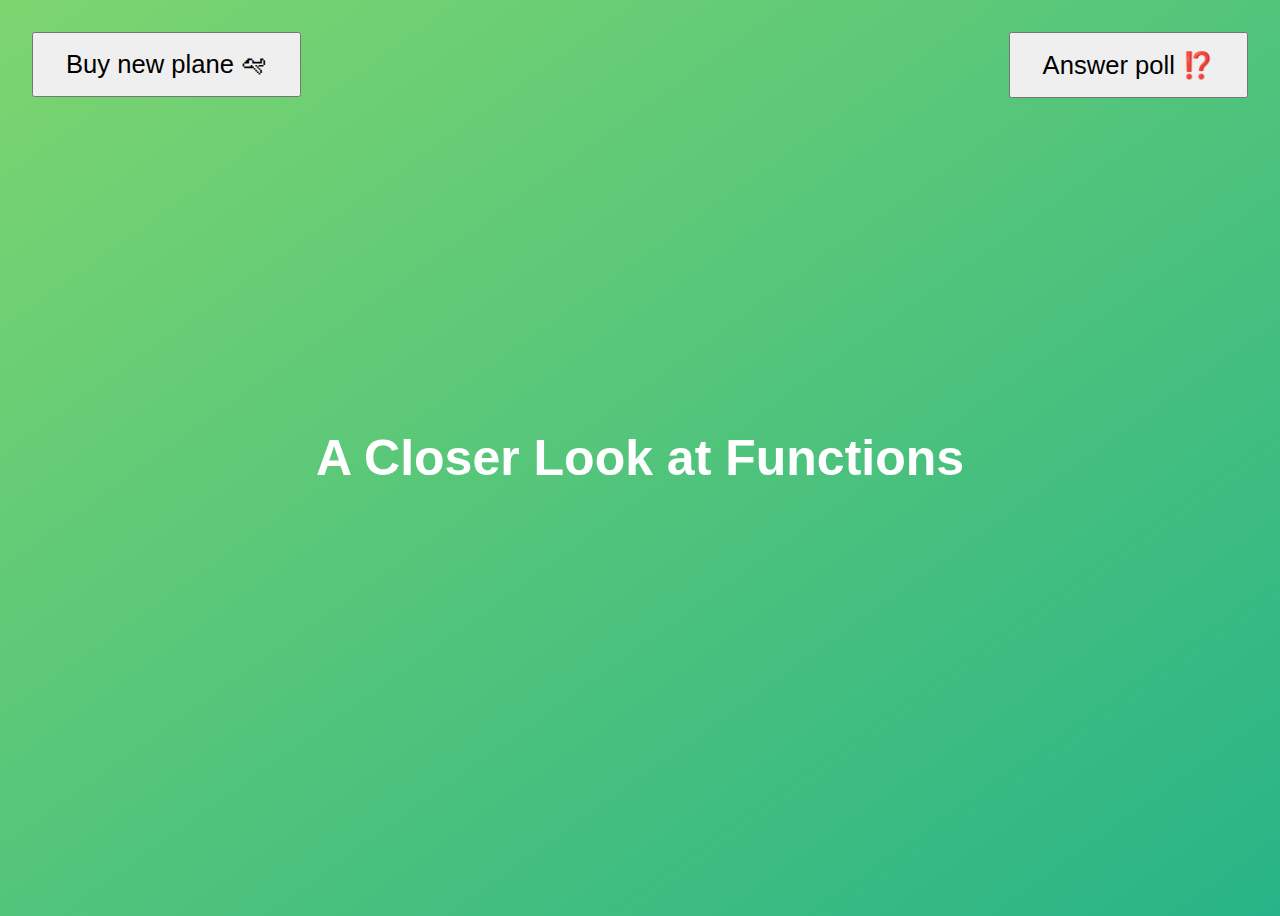
<file: Section_10_a_closer_look_at_fx/starter/index.html>
<!DOCTYPE html>
<html lang="en">
  <head>
    <meta charset="UTF-8" />
    <meta name="viewport" content="width=device-width, initial-scale=1.0" />
    <meta http-equiv="X-UA-Compatible" content="ie=edge" />
    <title>A Closer Look at Functions</title>
    <style>
      body {
        height: 100vh;
        display: flex;
        align-items: center;
        background: linear-gradient(to top left, #28b487, #7dd56f);
      }
      h1 {
        font-family: sans-serif;
        font-size: 50px;
        line-height: 1.3;
        width: 100%;
        padding: 30px;
        text-align: center;
        color: white;
      }
      .buy,
      .poll {
        font-size: 1.6rem;
        padding: 1rem 2rem;
        position: absolute;
        top: 2rem;
      }
      .buy {
        left: 2rem;
      }
      .poll {
        right: 2rem;
      }
    </style>
  </head>
  <body>
    <h1>A Closer Look at Functions</h1>
    <button class="buy">Buy new plane 🛩</button>
    <button class="poll">Answer poll ⁉️</button>
    <script src="script.js"></script>
    <!-- <script src="challenge.js"></script> -->
  </body>
</html>
</file>
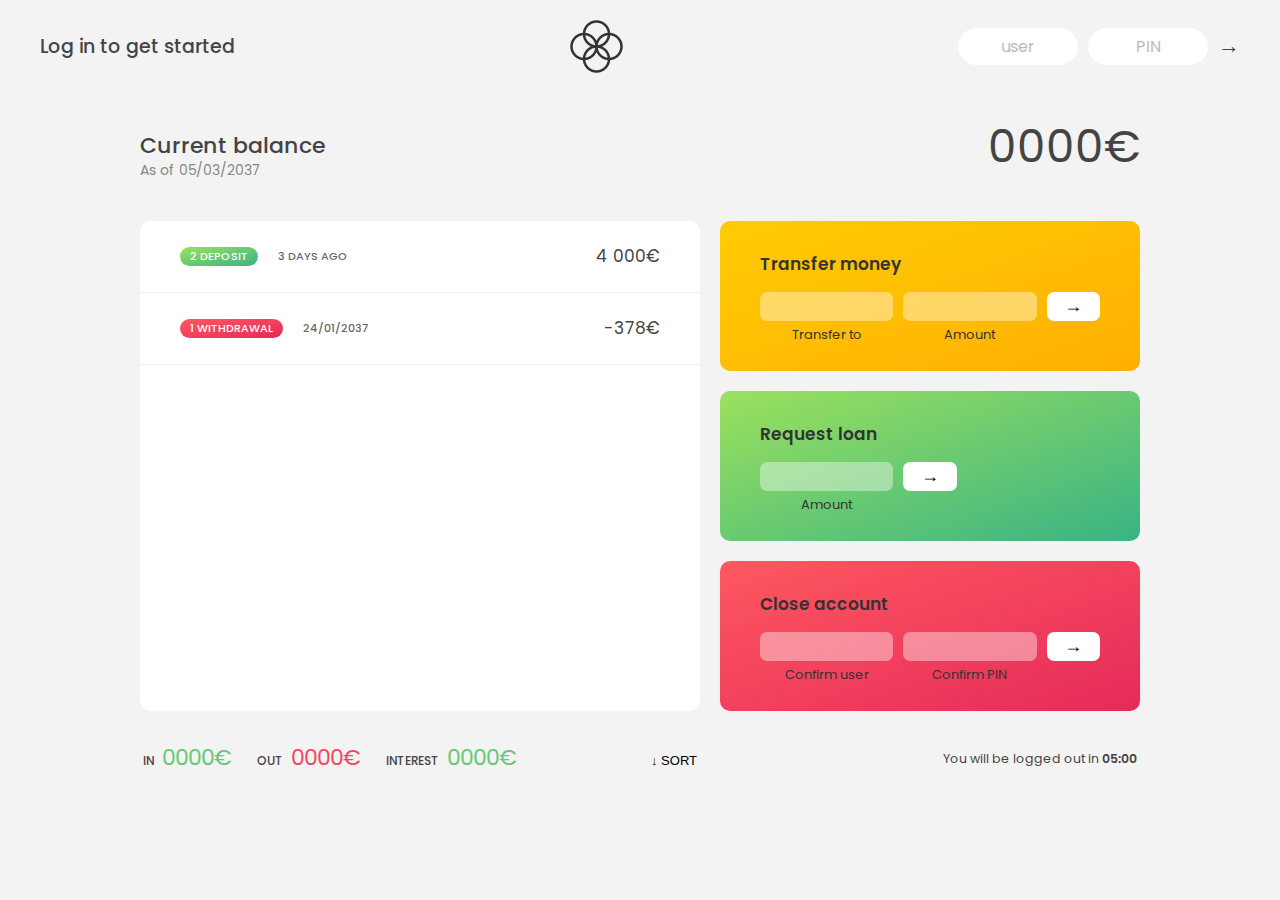
<file: Section_11_working_with_array/starter/index.html>
<!DOCTYPE html>
<html lang="en">
  <head>
    <meta charset="UTF-8" />
    <meta name="viewport" content="width=device-width, initial-scale=1.0" />
    <meta http-equiv="X-UA-Compatible" content="ie=edge" />
    <link rel="shortcut icon" type="image/png" href="/icon.png" />

    <link
      href="https://fonts.googleapis.com/css?family=Poppins:400,500,600&display=swap"
      rel="stylesheet"
    />

    <link rel="stylesheet" href="style.css" />
    <title>Bankist</title>
  </head>
  <body>
    <!-- TOP NAVIGATION -->
    <nav>
      <p class="welcome">Log in to get started</p>
      <img src="logo.png" alt="Logo" class="logo" />
      <form class="login">
        <input
          type="text"
          placeholder="user"
          class="login__input login__input--user"
        />
        <!-- In practice, use type="password" -->
        <input
          type="text"
          placeholder="PIN"
          maxlength="4"
          class="login__input login__input--pin"
        />
        <button class="login__btn">&rarr;</button>
      </form>
    </nav>

    <main class="app">
      <!-- BALANCE -->
      <div class="balance">
        <div>
          <p class="balance__label">Current balance</p>
          <p class="balance__date">
            As of <span class="date">05/03/2037</span>
          </p>
        </div>
        <p class="balance__value">0000€</p>
      </div>

      <!-- MOVEMENTS -->
      <div class="movements">
        <div class="movements__row">
          <div class="movements__type movements__type--deposit">2 deposit</div>
          <div class="movements__date">3 days ago</div>
          <div class="movements__value">4 000€</div>
        </div>
        <div class="movements__row">
          <div class="movements__type movements__type--withdrawal">
            1 withdrawal
          </div>
          <div class="movements__date">24/01/2037</div>
          <div class="movements__value">-378€</div>
        </div>
      </div>

      <!-- SUMMARY -->
      <div class="summary">
        <p class="summary__label">In</p>
        <p class="summary__value summary__value--in">0000€</p>
        <p class="summary__label">Out</p>
        <p class="summary__value summary__value--out">0000€</p>
        <p class="summary__label">Interest</p>
        <p class="summary__value summary__value--interest">0000€</p>
        <button class="btn--sort">&downarrow; SORT</button>
      </div>

      <!-- OPERATION: TRANSFERS -->
      <div class="operation operation--transfer">
        <h2>Transfer money</h2>
        <form class="form form--transfer">
          <input type="text" class="form__input form__input--to" />
          <input type="number" class="form__input form__input--amount" />
          <button class="form__btn form__btn--transfer">&rarr;</button>
          <label class="form__label">Transfer to</label>
          <label class="form__label">Amount</label>
        </form>
      </div>

      <!-- OPERATION: LOAN -->
      <div class="operation operation--loan">
        <h2>Request loan</h2>
        <form class="form form--loan">
          <input type="number" class="form__input form__input--loan-amount" />
          <button class="form__btn form__btn--loan">&rarr;</button>
          <label class="form__label form__label--loan">Amount</label>
        </form>
      </div>

      <!-- OPERATION: CLOSE -->
      <div class="operation operation--close">
        <h2>Close account</h2>
        <form class="form form--close">
          <input type="text" class="form__input form__input--user" />
          <input
            type="password"
            maxlength="6"
            class="form__input form__input--pin"
          />
          <button class="form__btn form__btn--close">&rarr;</button>
          <label class="form__label">Confirm user</label>
          <label class="form__label">Confirm PIN</label>
        </form>
      </div>

      <!-- LOGOUT TIMER -->
      <p class="logout-timer">
        You will be logged out in <span class="timer">05:00</span>
      </p>
    </main>

    <!-- <footer>
      &copy; by Jonas Schmedtmann. Don't claim as your own :)
    </footer> -->

    <!-- <script src="script.js"></script> -->
    <script src="challenge.js"></script>
  </body>
</html>
</file>
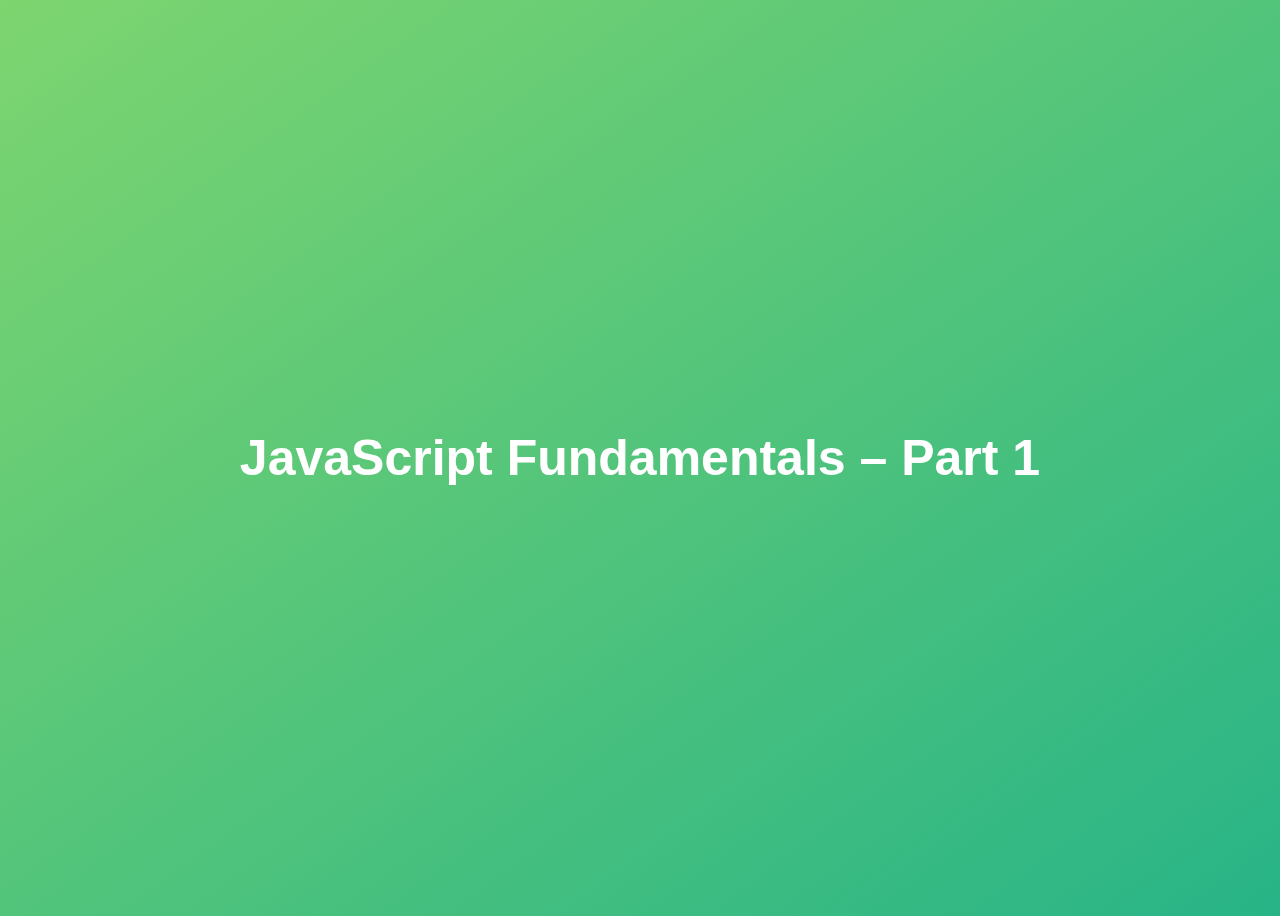
<file: Section_2_JS_fundamental_1/starter/index.html>
<!DOCTYPE html>
<html lang="en">

<head>
  <meta charset="UTF-8" />
  <meta name="viewport" content="width=device-width, initial-scale=1.0" />
  <meta http-equiv="X-UA-Compatible" content="ie=edge" />
  <title>JavaScript Fundamentals – Part 1</title>
  <style>
    body {
      height: 100vh;
      display: flex;
      align-items: center;
      background: linear-gradient(to top left, #28b487, #7dd56f);
    }

    h1 {
      font-family: sans-serif;
      font-size: 50px;
      line-height: 1.3;
      width: 100%;
      padding: 30px;
      text-align: center;
      color: white;
    }
  </style>
</head>

<body>
  <h1>JavaScript Fundamentals – Part 1</h1>
  <script src="./script.js"></script>
  <!-- <script src="./assignment.js"></script> -->
  <!-- <script src="./challenges.js"></script> -->
</body>

</html>
</file>
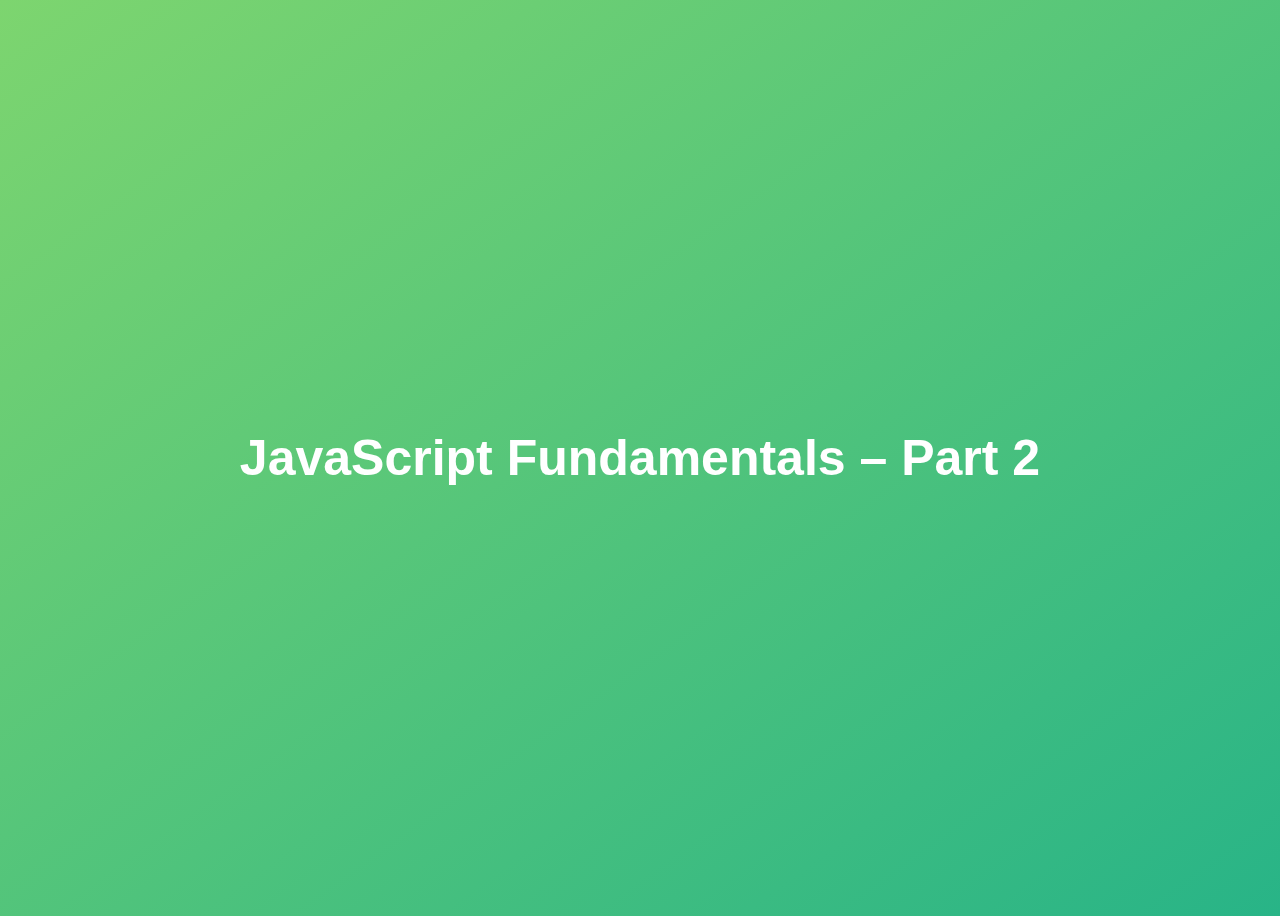
<file: Section_3_JS_fundamentals_2/starter/index.html>
<!DOCTYPE html>
<html lang="en">
  <head>
    <meta charset="UTF-8" />
    <meta name="viewport" content="width=device-width, initial-scale=1.0" />
    <meta http-equiv="X-UA-Compatible" content="ie=edge" />
    <title>JavaScript Fundamentals – Part 2</title>
    <style>
      body {
        height: 100vh;
        display: flex;
        align-items: center;
        background: linear-gradient(to top left, #28b487, #7dd56f);
      }
      h1 {
        font-family: sans-serif;
        font-size: 50px;
        line-height: 1.3;
        width: 100%;
        padding: 30px;
        text-align: center;
        color: white;
      }
    </style>
  </head>
  <body>
    <h1>JavaScript Fundamentals – Part 2</h1>
    <script src="script.js"></script>
     <!-- <script src="./assignment.js"></script> -->
      <!-- <script src="./challenges.js"></script> -->
  </body>
</html>
</file>
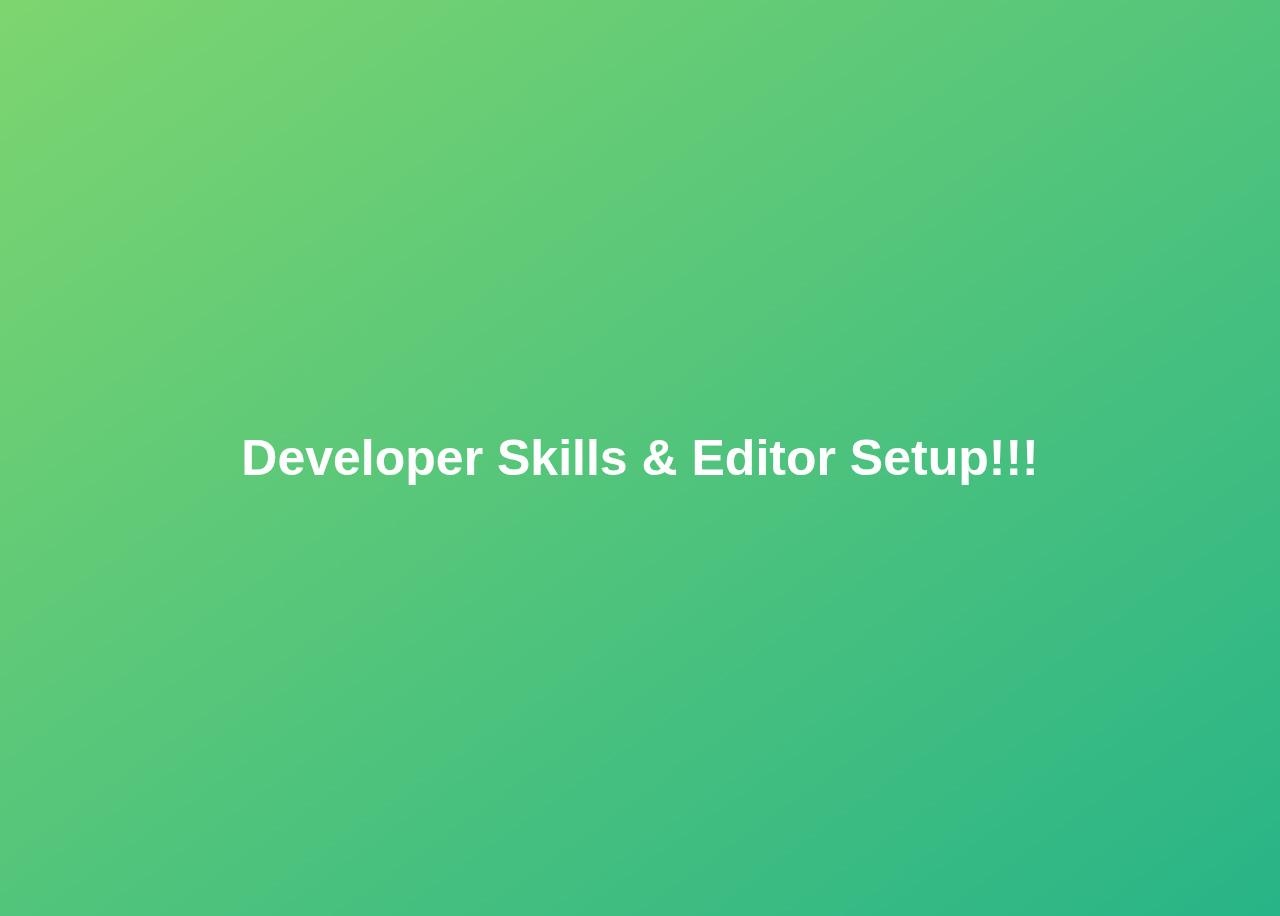
<file: Section_5_developer_skills_and_editor_setup/starter/index.html>
<!DOCTYPE html>
<html lang="en">
  <head>
    <meta charset="UTF-8" />
    <meta name="viewport" content="width=device-width, initial-scale=1.0" />
    <meta http-equiv="X-UA-Compatible" content="ie=edge" />
    <title>Developer Skills & Editor Setup</title>
    <style>
      body {
        height: 100vh;
        display: flex;
        align-items: center;
        background: linear-gradient(to top left, #28b487, #7dd56f);
      }
      h1 {
        font-family: sans-serif;
        font-size: 50px;
        line-height: 1.3;
        width: 100%;
        padding: 30px;
        text-align: center;
        color: white;
      }
    </style>
  </head>
  <body>
    <h1>Developer Skills & Editor Setup!!!</h1>
    <script src="script.js"></script>
  </body>
</html>
</file>
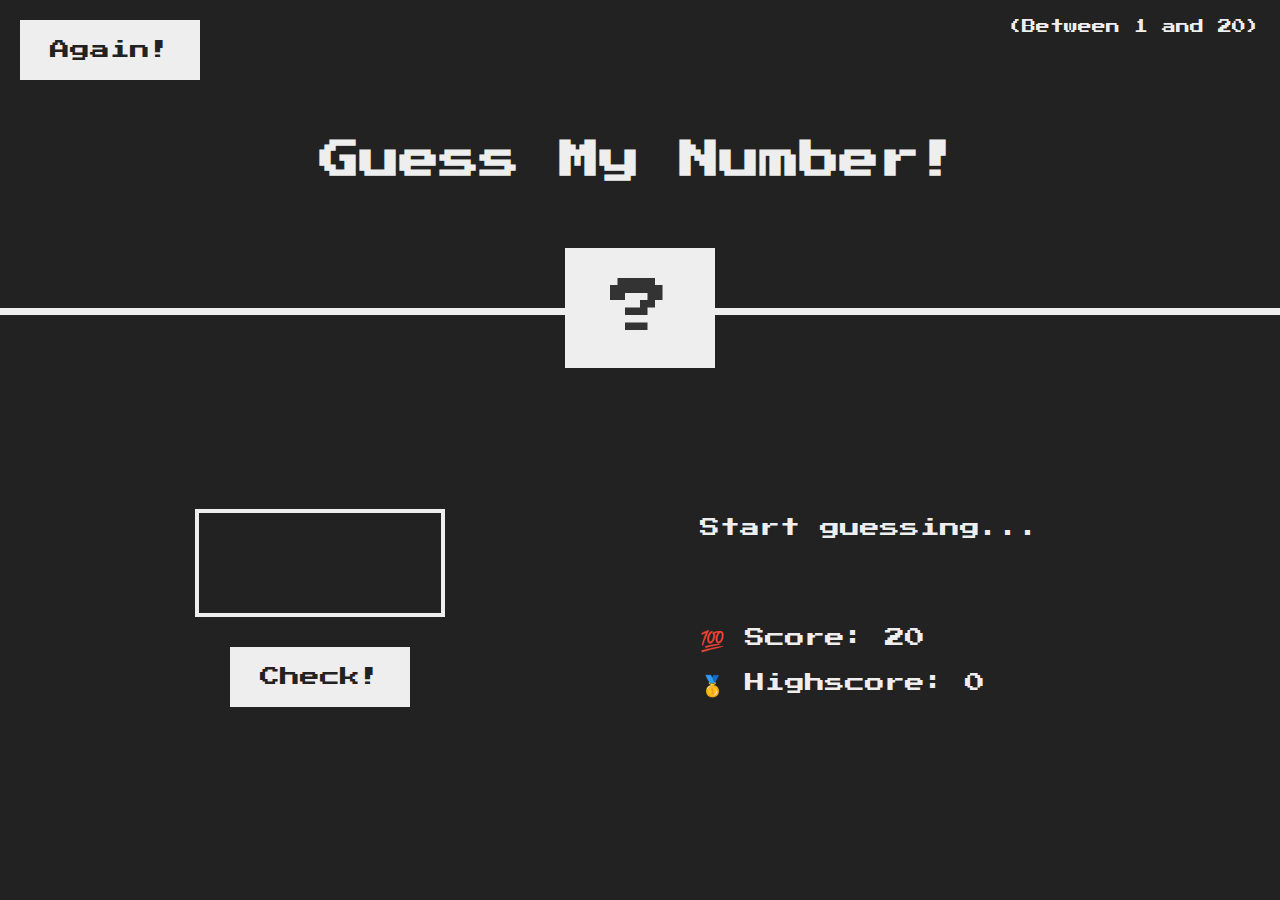
<file: Section_7_JS_in_browser_DOM_and_event_fundamentals/starter/index.html>
<!DOCTYPE html>
<html lang="en">
  <head>
    <meta charset="UTF-8" />
    <meta name="viewport" content="width=device-width, initial-scale=1.0" />
    <meta http-equiv="X-UA-Compatible" content="ie=edge" />
    <link rel="stylesheet" href="style.css" />
    <title>Guess My Number!</title>
  </head>
  <body>
    <header>
      <h1>Guess My Number!</h1>
      <p class="between">(Between 1 and 20)</p>
      <button class="btn again">Again!</button>
      <div class="number">?</div>
    </header>
    <main>
      <section class="left">
        <input type="number" class="guess" />
        <button class="btn check">Check!</button>
      </section>
      <section class="right">
        <p class="message">Start guessing...</p>
        <p class="label-score">💯 Score: <span class="score">20</span></p>
        <p class="label-highscore">
          🥇 Highscore: <span class="highscore">0</span>
        </p>
      </section>
    </main>
    <script src="script.js"></script>
  </body>
</html>
</file>
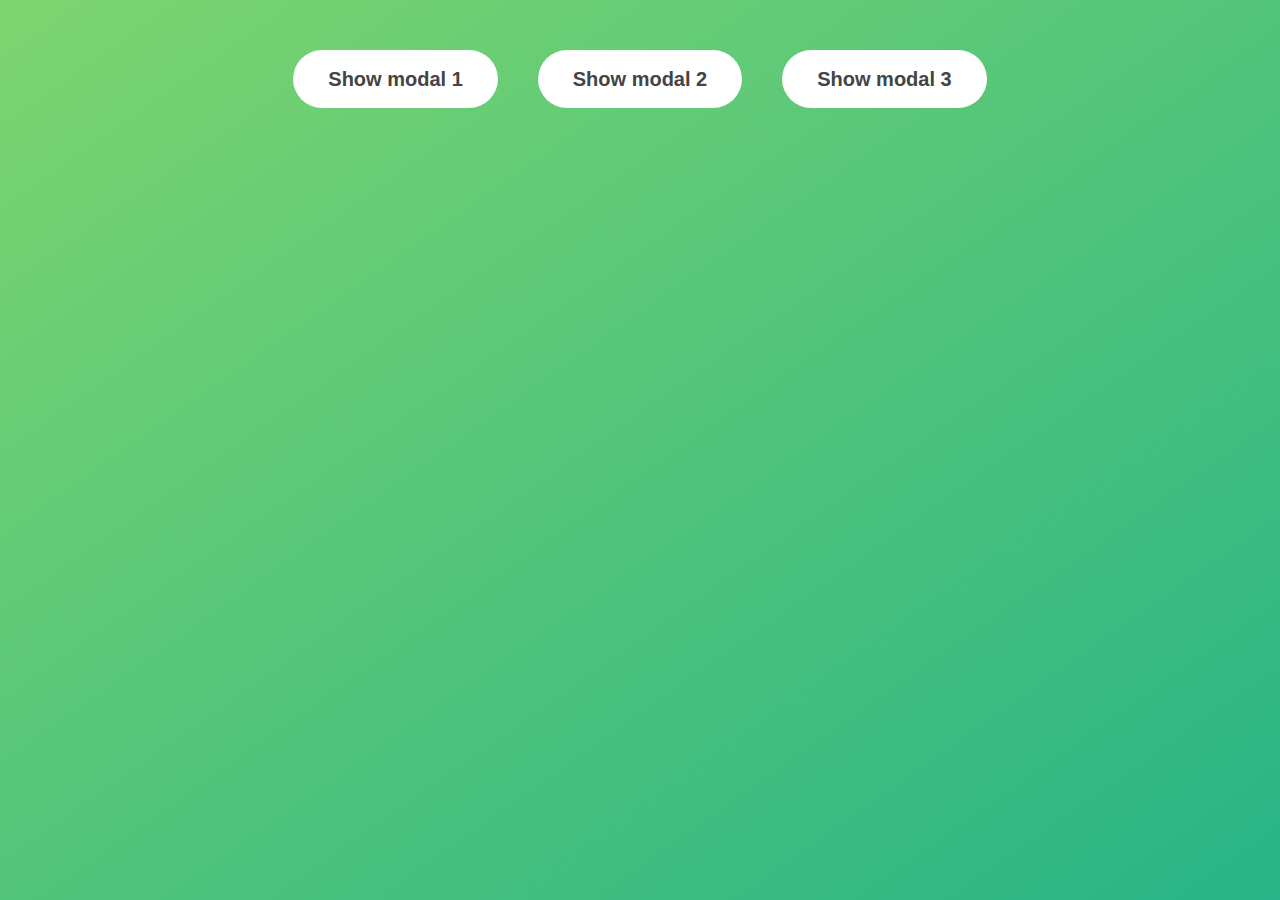
<file: Section_7_JS_in_browser_DOM_and_event_fundamentals/starter_modal/index.html>
<!DOCTYPE html>
<html lang="en">
  <head>
    <meta charset="UTF-8" />
    <meta name="viewport" content="width=device-width, initial-scale=1.0" />
    <meta http-equiv="X-UA-Compatible" content="ie=edge" />
    <link rel="stylesheet" href="style.css" />
    <title>Modal window</title>
  </head>
  <body>
    <button class="show-modal">Show modal 1</button>
    <button class="show-modal">Show modal 2</button>
    <button class="show-modal">Show modal 3</button>

    <div class="modal hidden">
      <button class="close-modal">&times;</button>
      <h1>I'm a modal window 😍</h1>
      <p>
        Lorem ipsum dolor sit amet, consectetur adipisicing elit, sed do eiusmod
        tempor incididunt ut labore et dolore magna aliqua. Ut enim ad minim
        veniam, quis nostrud exercitation ullamco laboris nisi ut aliquip ex ea
        commodo consequat. Duis aute irure dolor in reprehenderit in voluptate
        velit esse cillum dolore eu fugiat nulla pariatur. Excepteur sint
        occaecat cupidatat non proident, sunt in culpa qui officia deserunt
        mollit anim id est laborum.
      </p>
    </div>
    <div class="overlay hidden"></div>

    <script src="script.js"></script>
  </body>
</html>
</file>
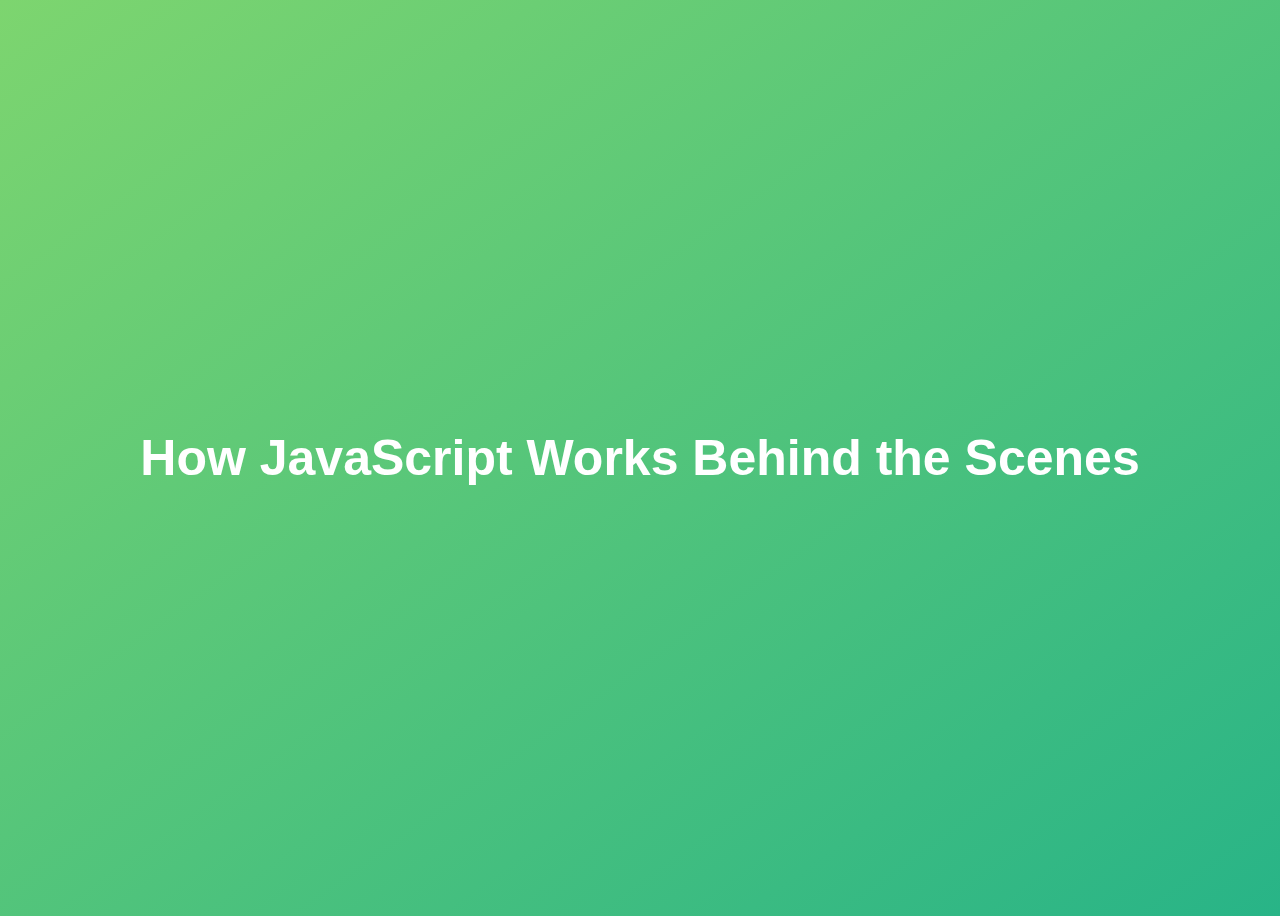
<file: Section_8_how_js_works_behind_the_scenes/starter/index.html>
<!DOCTYPE html>
<html lang="en">
  <head>
    <meta charset="UTF-8" />
    <meta name="viewport" content="width=device-width, initial-scale=1.0" />
    <meta http-equiv="X-UA-Compatible" content="ie=edge" />
    <title>How JavaScript Works Behind the Scenes</title>
    <style>
      body {
        height: 100vh;
        display: flex;
        align-items: center;
        background: linear-gradient(to top left, #28b487, #7dd56f);
      }
      h1 {
        font-family: sans-serif;
        font-size: 50px;
        line-height: 1.3;
        width: 100%;
        padding: 30px;
        text-align: center;
        color: white;
      }
    </style>
  </head>
  <body>
    <h1>How JavaScript Works Behind the Scenes</h1>
    <script src="script.js"></script>
  </body>
</html>
</file>
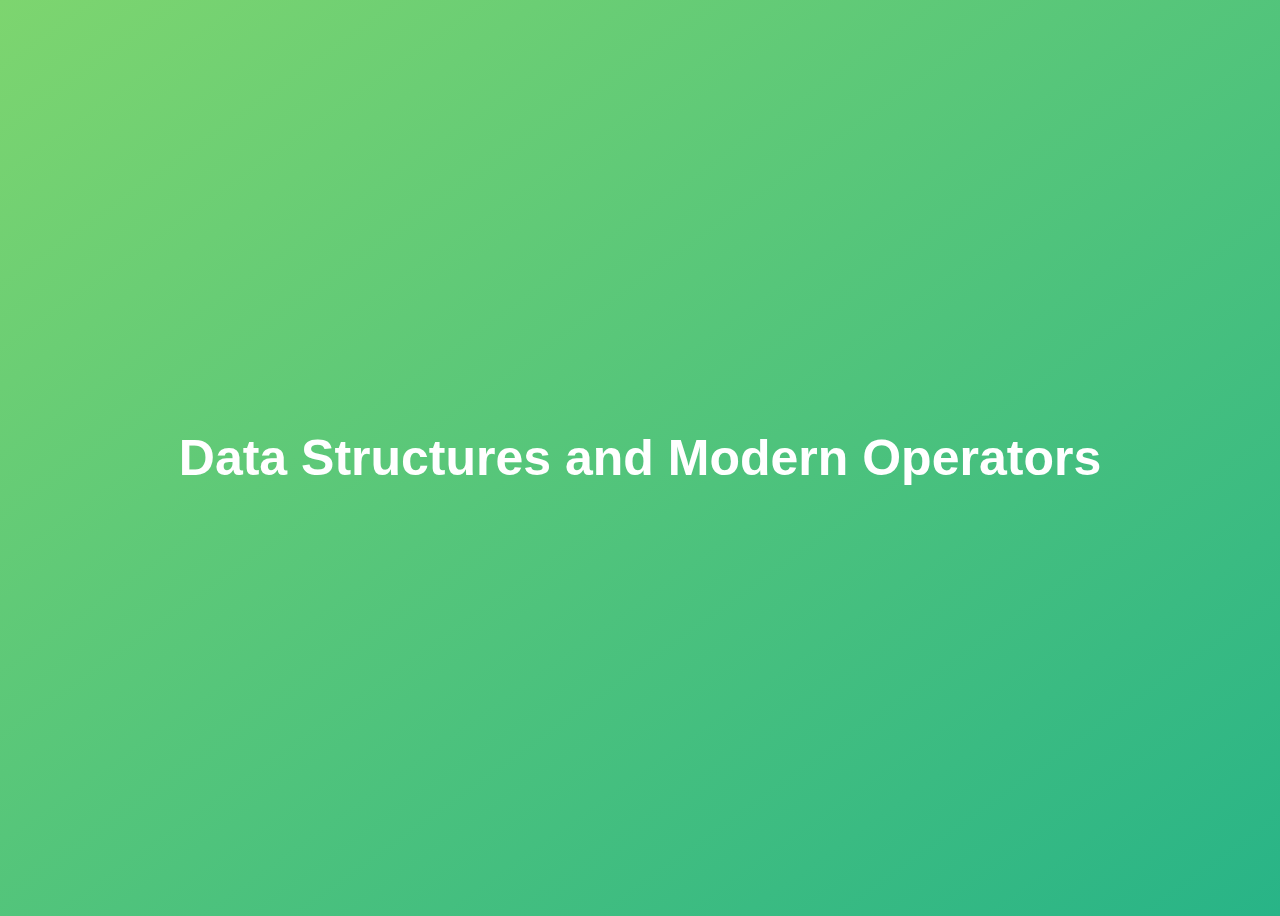
<file: Section_9_Data_structures_modern_operators_ans_strings/starter/index.html>
<!DOCTYPE html>
<html lang="en">
  <head>
    <meta charset="UTF-8" />
    <meta name="viewport" content="width=device-width, initial-scale=1.0" />
    <meta http-equiv="X-UA-Compatible" content="ie=edge" />
    <title>Data Structures and Modern Operators</title>
    <style>
      body {
        height: 100vh;
        display: flex;
        align-items: center;
        background: linear-gradient(to top left, #28b487, #7dd56f);
      }
      h1 {
        font-family: sans-serif;
        font-size: 50px;
        line-height: 1.3;
        width: 100%;
        padding: 30px;
        text-align: center;
        color: white;
      }
      button {
        width: 50px;
        height: 20px;
        margin: 10px;
      }
      textarea {
        width: 300px;
        height: 100px;
      }
    </style>
  </head>
  <body>
    <h1>Data Structures and Modern Operators</h1>

    <!-- set for challenge 4 -->
    <!-- <textarea  id="input_data"></textarea>
    <button id="btn"></button> -->

  
    <script src="script.js"></script>
    <!-- <script src="assignment.js"></script> -->
    <!-- <script src="challenge.js"></script> -->
  </body>
</html>
</file>
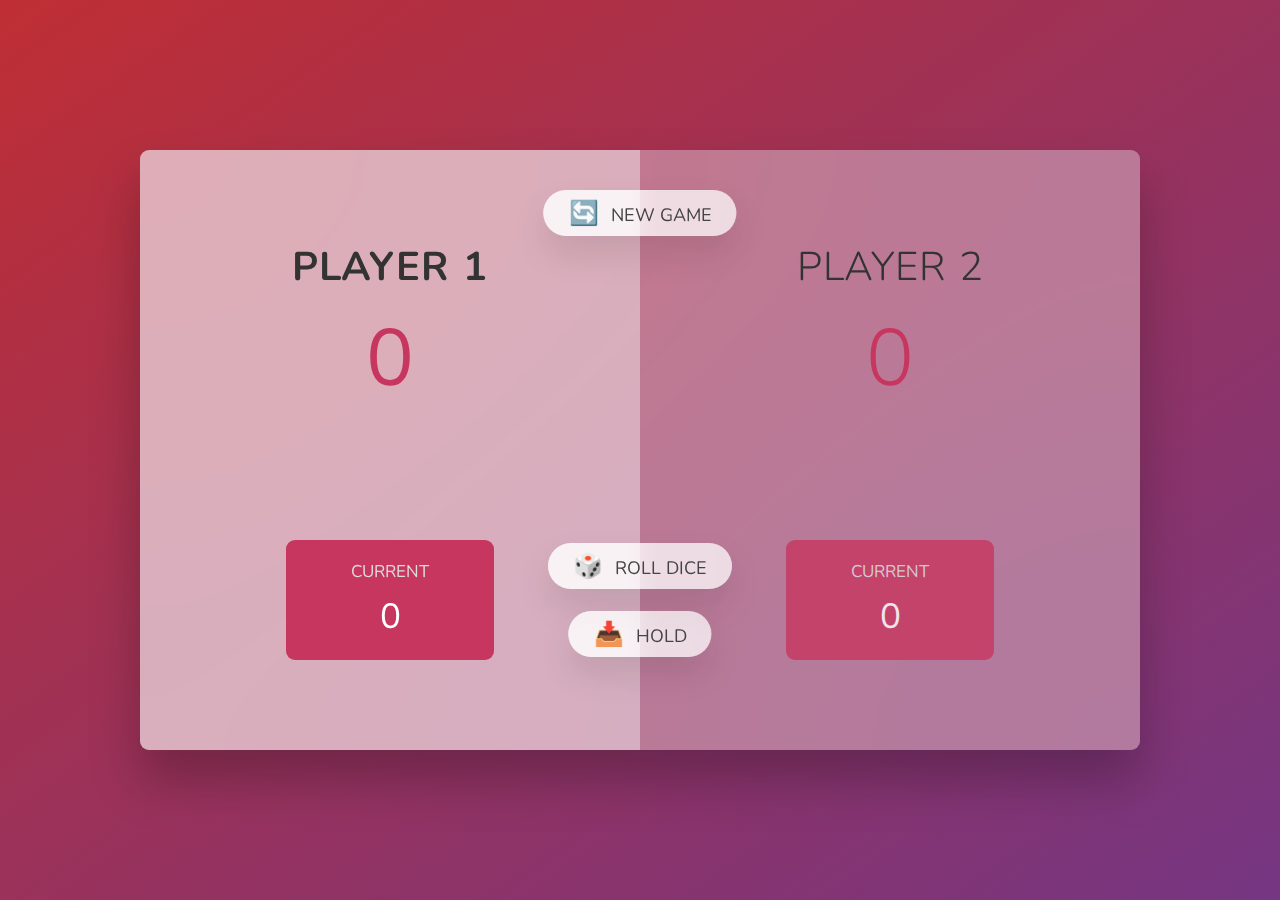
<file: Section_7_JS_in_browser_DOM_and_event_fundamentals/pig_game/starter/index.html>
<!DOCTYPE html>
<html lang="en">
  <head>
    <meta charset="UTF-8" />
    <meta name="viewport" content="width=device-width, initial-scale=1.0" />
    <meta http-equiv="X-UA-Compatible" content="ie=edge" />
    <link rel="stylesheet" href="style.css" />
    <title>Pig Game</title>
  </head>
  <body>
    <main>
      <section class="player player--0 player--active">
        <h2 class="name" id="name--0">Player 1</h2>
        <p class="score" id="score--0">45</p>
        <div class="current">
          <p class="current-label">Current</p>
          <p class="current-score" id="current--0">0</p>
        </div>
      </section>
      <section class="player player--1">
        <h2 class="name" id="name--1">Player 2</h2>
        <p class="score" id="score--1">34</p>
        <div class="current">
          <p class="current-label">Current</p>
          <p class="current-score" id="current--1">0</p>
        </div>
      </section>

      <img src="dice-5.png" alt="Playing dice" class="dice" />
      <button class="btn btn--new">🔄 New game</button>
      <button class="btn btn--roll">🎲 Roll dice</button>
      <button class="btn btn--hold">📥 Hold</button>
    </main>
    <script src="script.js"></script>
  </body>
</html>
</file>
<file: Section_11_working_with_array/starter/style.css>
/*
 * Use this CSS to learn some intersting techniques,
 * in case you're wondering how I built the UI.
 * Have fun! 😁
 */

* {
  margin: 0;
  padding: 0;
  box-sizing: inherit;
}

html {
  font-size: 62.5%;
  box-sizing: border-box;
}

body {
  font-family: "Poppins", sans-serif;
  color: #444;
  background-color: #f3f3f3;
  height: 100vh;
  padding: 2rem;
}

nav {
  display: flex;
  justify-content: space-between;
  align-items: center;
  padding: 0 2rem;
}

.welcome {
  font-size: 1.9rem;
  font-weight: 500;
}

.logo {
  height: 5.25rem;
}

.login {
  display: flex;
}

.login__input {
  border: none;
  padding: 0.5rem 2rem;
  font-size: 1.6rem;
  font-family: inherit;
  text-align: center;
  width: 12rem;
  border-radius: 10rem;
  margin-right: 1rem;
  color: inherit;
  border: 1px solid #fff;
  transition: all 0.3s;
}

.login__input:focus {
  outline: none;
  border: 1px solid #ccc;
}

.login__input::placeholder {
  color: #bbb;
}

.login__btn {
  border: none;
  background: none;
  font-size: 2.2rem;
  color: inherit;
  cursor: pointer;
  transition: all 0.3s;
}

.login__btn:hover,
.login__btn:focus,
.btn--sort:hover,
.btn--sort:focus {
  outline: none;
  color: #777;
}

/* MAIN */
.app {
  position: relative;
  max-width: 100rem;
  margin: 4rem auto;
  display: grid;
  grid-template-columns: 4fr 3fr;
  grid-template-rows: auto repeat(3, 15rem) auto;
  gap: 2rem;

  /* NOTE This creates the fade in/out anumation */
  /* opacity: 0; */
  transition: all 1s;
}

.balance {
  grid-column: 1 / span 2;
  display: flex;
  align-items: flex-end;
  justify-content: space-between;
  margin-bottom: 2rem;
}

.balance__label {
  font-size: 2.2rem;
  font-weight: 500;
  margin-bottom: -0.2rem;
}

.balance__date {
  font-size: 1.4rem;
  color: #888;
}

.balance__value {
  font-size: 4.5rem;
  font-weight: 400;
}

/* MOVEMENTS */
.movements {
  grid-row: 2 / span 3;
  background-color: #fff;
  border-radius: 1rem;
  overflow: scroll;
}

.movements__row {
  padding: 2.25rem 4rem;
  display: flex;
  align-items: center;
  border-bottom: 1px solid #eee;
}

.movements__type {
  font-size: 1.1rem;
  text-transform: uppercase;
  font-weight: 500;
  color: #fff;
  padding: 0.1rem 1rem;
  border-radius: 10rem;
  margin-right: 2rem;
}

.movements__date {
  font-size: 1.1rem;
  text-transform: uppercase;
  font-weight: 500;
  color: #666;
}

.movements__type--deposit {
  background-image: linear-gradient(to top left, #39b385, #9be15d);
}

.movements__type--withdrawal {
  background-image: linear-gradient(to top left, #e52a5a, #ff585f);
}

.movements__value {
  font-size: 1.7rem;
  margin-left: auto;
}

/* SUMMARY */
.summary {
  grid-row: 5 / 6;
  display: flex;
  align-items: baseline;
  padding: 0 0.3rem;
  margin-top: 1rem;
}

.summary__label {
  font-size: 1.2rem;
  font-weight: 500;
  text-transform: uppercase;
  margin-right: 0.8rem;
}

.summary__value {
  font-size: 2.2rem;
  margin-right: 2.5rem;
}

.summary__value--in,
.summary__value--interest {
  color: #66c873;
}

.summary__value--out {
  color: #f5465d;
}

.btn--sort {
  margin-left: auto;
  border: none;
  background: none;
  font-size: 1.3rem;
  font-weight: 500;
  cursor: pointer;
}

/* OPERATIONS */
.operation {
  border-radius: 1rem;
  padding: 3rem 4rem;
  color: #333;
}

.operation--transfer {
  background-image: linear-gradient(to top left, #ffb003, #ffcb03);
}

.operation--loan {
  background-image: linear-gradient(to top left, #39b385, #9be15d);
}

.operation--close {
  background-image: linear-gradient(to top left, #e52a5a, #ff585f);
}

h2 {
  margin-bottom: 1.5rem;
  font-size: 1.7rem;
  font-weight: 600;
  color: #333;
}

.form {
  display: grid;
  grid-template-columns: 2.5fr 2.5fr 1fr;
  grid-template-rows: auto auto;
  gap: 0.4rem 1rem;
}

/* Exceptions for interst */
.form.form--loan {
  grid-template-columns: 2.5fr 1fr 2.5fr;
}
.form__label--loan {
  grid-row: 2;
}
/* End exceptions */

.form__input {
  width: 100%;
  border: none;
  background-color: rgba(255, 255, 255, 0.4);
  font-family: inherit;
  font-size: 1.5rem;
  text-align: center;
  color: #333;
  padding: 0.3rem 1rem;
  border-radius: 0.7rem;
  transition: all 0.3s;
}

.form__input:focus {
  outline: none;
  background-color: rgba(255, 255, 255, 0.6);
}

.form__label {
  font-size: 1.3rem;
  text-align: center;
}

.form__btn {
  border: none;
  border-radius: 0.7rem;
  font-size: 1.8rem;
  background-color: #fff;
  cursor: pointer;
  transition: all 0.3s;
}

.form__btn:focus {
  outline: none;
  background-color: rgba(255, 255, 255, 0.8);
}

.logout-timer {
  padding: 0 0.3rem;
  margin-top: 1.9rem;
  text-align: right;
  font-size: 1.25rem;
}

.timer {
  font-weight: 600;
}
</file>
<file: Section_7_JS_in_browser_DOM_and_event_fundamentals/starter/style.css>
@import url('https://fonts.googleapis.com/css?family=Press+Start+2P&display=swap');

* {
  margin: 0;
  padding: 0;
  box-sizing: inherit;
}

html {
  font-size: 62.5%;
  box-sizing: border-box;
}

body {
  font-family: 'Press Start 2P', sans-serif;
  color: #eee;
  background-color: #222;
  /* background-color: #60b347; */
}

/* LAYOUT */
header {
  position: relative;
  height: 35vh;
  border-bottom: 7px solid #eee;
}

main {
  height: 65vh;
  color: #eee;
  display: flex;
  align-items: center;
  justify-content: space-around;
}

.left {
  width: 52rem;
  display: flex;
  flex-direction: column;
  align-items: center;
}

.right {
  width: 52rem;
  font-size: 2rem;
}

/* ELEMENTS STYLE */
h1 {
  font-size: 4rem;
  text-align: center;
  position: absolute;
  width: 100%;
  top: 52%;
  left: 50%;
  transform: translate(-50%, -50%);
}

.number {
  background: #eee;
  color: #333;
  font-size: 6rem;
  width: 15rem;
  padding: 3rem 0rem;
  text-align: center;
  position: absolute;
  bottom: 0;
  left: 50%;
  transform: translate(-50%, 50%);
}

.between {
  font-size: 1.4rem;
  position: absolute;
  top: 2rem;
  right: 2rem;
}

.again {
  position: absolute;
  top: 2rem;
  left: 2rem;
}

.guess {
  background: none;
  border: 4px solid #eee;
  font-family: inherit;
  color: inherit;
  font-size: 5rem;
  padding: 2.5rem;
  width: 25rem;
  text-align: center;
  display: block;
  margin-bottom: 3rem;
}

.btn {
  border: none;
  background-color: #eee;
  color: #222;
  font-size: 2rem;
  font-family: inherit;
  padding: 2rem 3rem;
  cursor: pointer;
}

.btn:hover {
  background-color: #ccc;
}

.message {
  margin-bottom: 8rem;
  height: 3rem;
}

.label-score {
  margin-bottom: 2rem;
}
</file>
<file: Section_7_JS_in_browser_DOM_and_event_fundamentals/starter_modal/style.css>
* {
  margin: 0;
  padding: 0;
  box-sizing: inherit;
}

html {
  font-size: 62.5%;
  box-sizing: border-box;
}

body {
  font-family: sans-serif;
  color: #333;
  line-height: 1.5;
  height: 100vh;
  position: relative;
  display: flex;
  align-items: flex-start;
  justify-content: center;
  background: linear-gradient(to top left, #28b487, #7dd56f);
}

.show-modal {
  font-size: 2rem;
  font-weight: 600;
  padding: 1.75rem 3.5rem;
  margin: 5rem 2rem;
  border: none;
  background-color: #fff;
  color: #444;
  border-radius: 10rem;
  cursor: pointer;
}

.close-modal {
  position: absolute;
  top: 1.2rem;
  right: 2rem;
  font-size: 5rem;
  color: #333;
  cursor: pointer;
  border: none;
  background: none;
}

h1 {
  font-size: 2.5rem;
  margin-bottom: 2rem;
}

p {
  font-size: 1.8rem;
}

/* -------------------------- */
/* CLASSES TO MAKE MODAL WORK */
.hidden {
  display: none;
}

.modal {
  position: absolute;
  top: 50%;
  left: 50%;
  transform: translate(-50%, -50%);
  width: 70%;

  background-color: white;
  padding: 6rem;
  border-radius: 5px;
  box-shadow: 0 3rem 5rem rgba(0, 0, 0, 0.3);
  z-index: 10;
}

.overlay {
  position: absolute;
  top: 0;
  left: 0;
  width: 100%;
  height: 100%;
  background-color: rgba(0, 0, 0, 0.6);
  backdrop-filter: blur(3px);
  z-index: 5;
}
</file>
<file: Section_7_JS_in_browser_DOM_and_event_fundamentals/pig_game/starter/style.css>
@import url('https://fonts.googleapis.com/css2?family=Nunito&display=swap');

* {
  margin: 0;
  padding: 0;
  box-sizing: inherit;
}

html {
  font-size: 62.5%;
  box-sizing: border-box;
}

body {
  font-family: 'Nunito', sans-serif;
  font-weight: 400;
  height: 100vh;
  color: #333;
  background-image: linear-gradient(to top left, #753682 0%, #bf2e34 100%);
  display: flex;
  align-items: center;
  justify-content: center;
}

/* LAYOUT */
main {
  position: relative;
  width: 100rem;
  height: 60rem;
  background-color: rgba(255, 255, 255, 0.35);
  backdrop-filter: blur(200px);
  filter: blur();
  box-shadow: 0 3rem 5rem rgba(0, 0, 0, 0.25);
  border-radius: 9px;
  overflow: hidden;
  display: flex;
}

.player {
  flex: 50%;
  padding: 9rem;
  display: flex;
  flex-direction: column;
  align-items: center;
  transition: all 0.75s;
}

/* ELEMENTS */
.name {
  position: relative;
  font-size: 4rem;
  text-transform: uppercase;
  letter-spacing: 1px;
  word-spacing: 2px;
  font-weight: 300;
  margin-bottom: 1rem;
}

.score {
  font-size: 8rem;
  font-weight: 300;
  color: #c7365f;
  margin-bottom: auto;
}

.player--active {
  background-color: rgba(255, 255, 255, 0.4);
}
.player--active .name {
  font-weight: 700;
}
.player--active .score {
  font-weight: 400;
}

.player--active .current {
  opacity: 1;
}

.current {
  background-color: #c7365f;
  opacity: 0.8;
  border-radius: 9px;
  color: #fff;
  width: 65%;
  padding: 2rem;
  text-align: center;
  transition: all 0.75s;
}

.current-label {
  text-transform: uppercase;
  margin-bottom: 1rem;
  font-size: 1.7rem;
  color: #ddd;
}

.current-score {
  font-size: 3.5rem;
}

/* ABSOLUTE POSITIONED ELEMENTS */
.btn {
  position: absolute;
  left: 50%;
  transform: translateX(-50%);
  color: #444;
  background: none;
  border: none;
  font-family: inherit;
  font-size: 1.8rem;
  text-transform: uppercase;
  cursor: pointer;
  font-weight: 400;
  transition: all 0.2s;

  background-color: white;
  background-color: rgba(255, 255, 255, 0.6);
  backdrop-filter: blur(10px);

  padding: 0.7rem 2.5rem;
  border-radius: 50rem;
  box-shadow: 0 1.75rem 3.5rem rgba(0, 0, 0, 0.1);
}

.btn::first-letter {
  font-size: 2.4rem;
  display: inline-block;
  margin-right: 0.7rem;
}

.btn--new {
  top: 4rem;
}
.btn--roll {
  top: 39.3rem;
}
.btn--hold {
  top: 46.1rem;
}

.btn:active {
  transform: translate(-50%, 3px);
  box-shadow: 0 1rem 2rem rgba(0, 0, 0, 0.15);
}

.btn:focus {
  outline: none;
}

.dice {
  position: absolute;
  left: 50%;
  top: 16.5rem;
  transform: translateX(-50%);
  height: 10rem;
  box-shadow: 0 2rem 5rem rgba(0, 0, 0, 0.2);
}

.player--winner {
  background-color: #03c246;
}

.player--winner .name {
  font-weight: 700;
  color: #c7365f;
}

.hidden {
  display: none;
}
</file>
